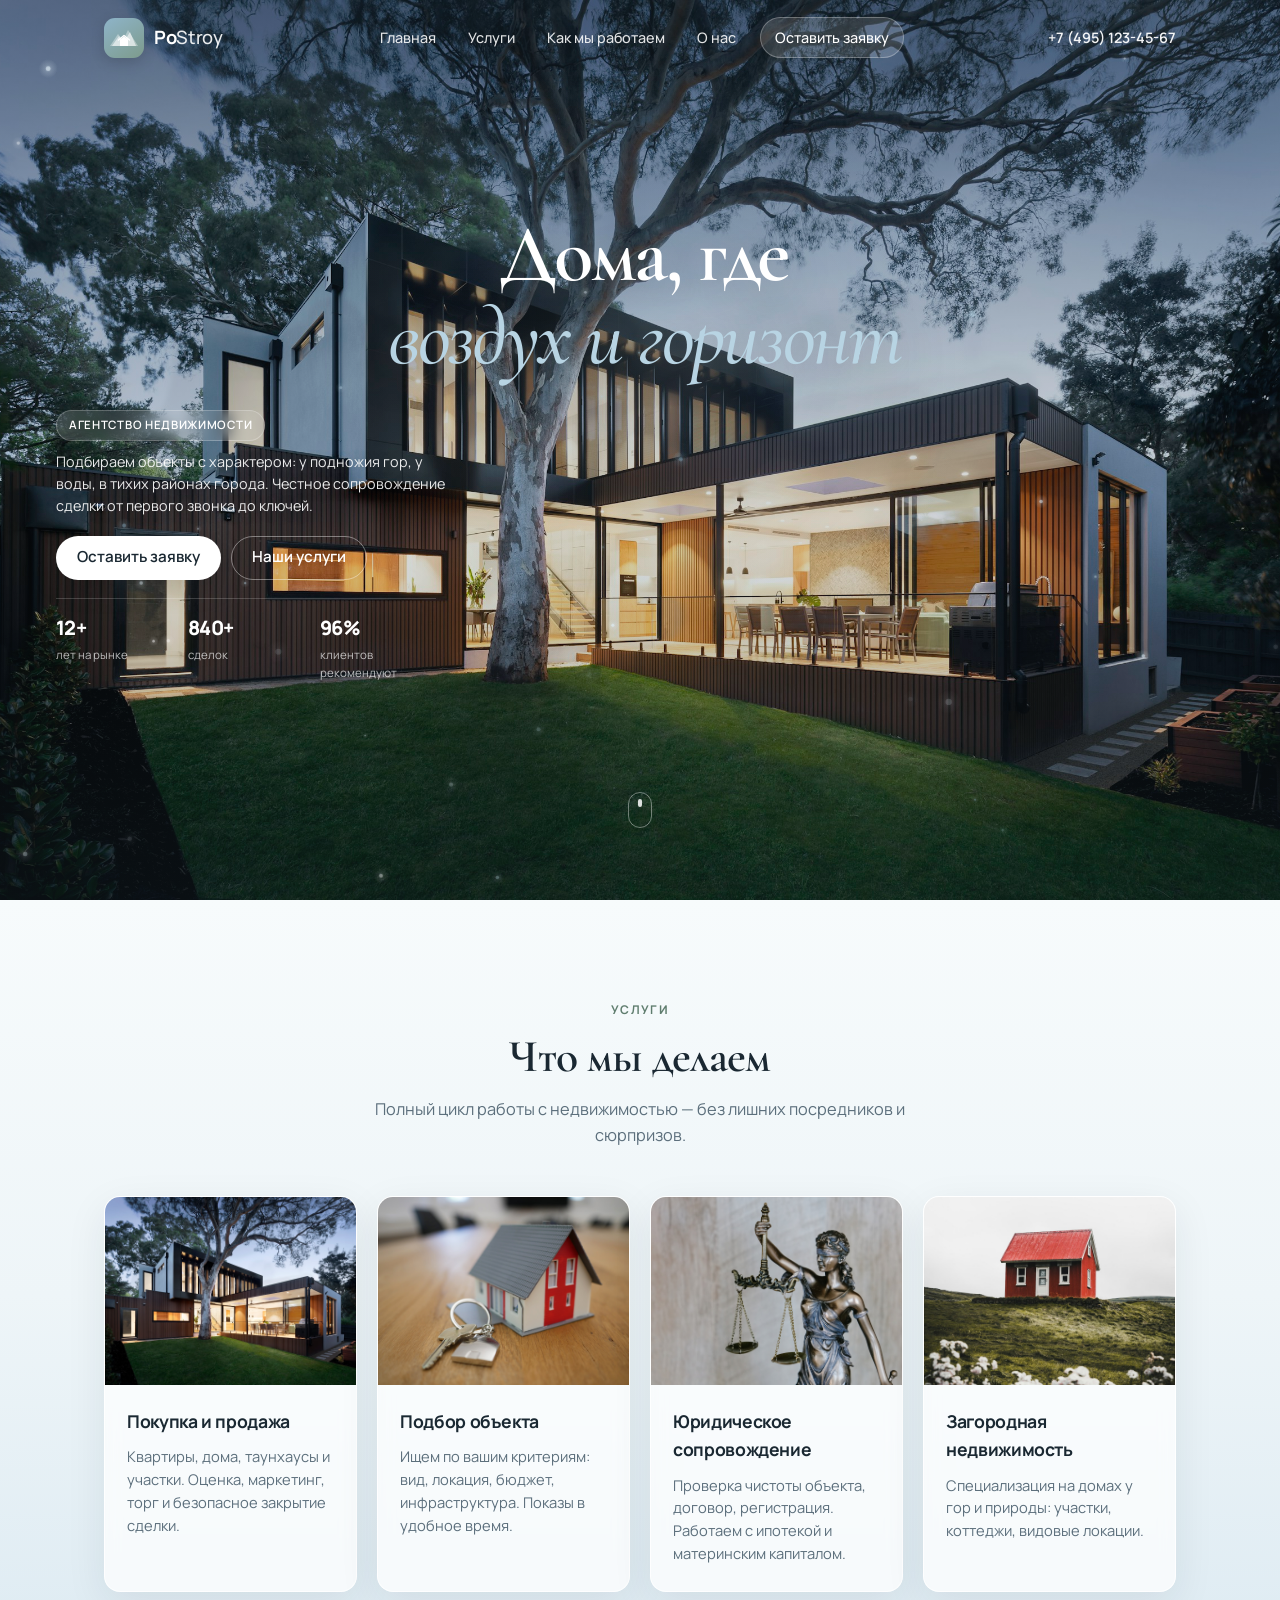
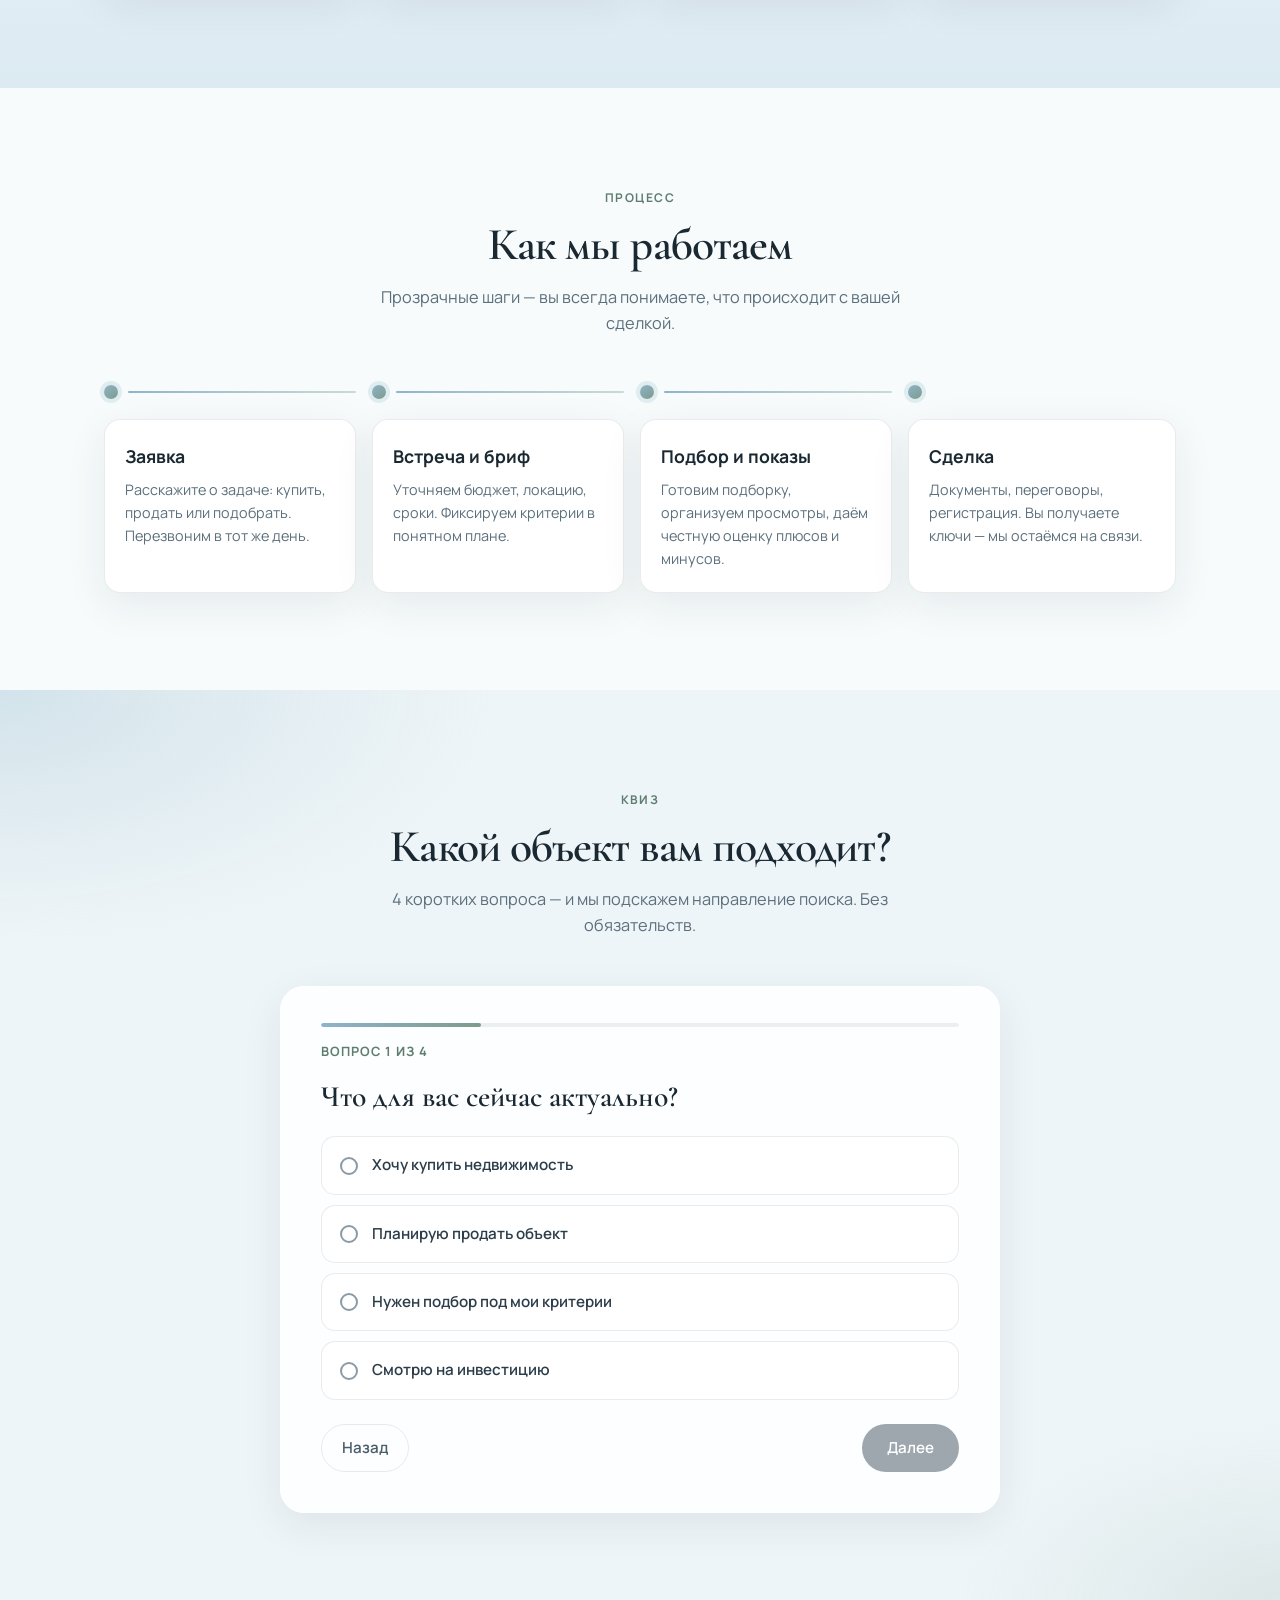
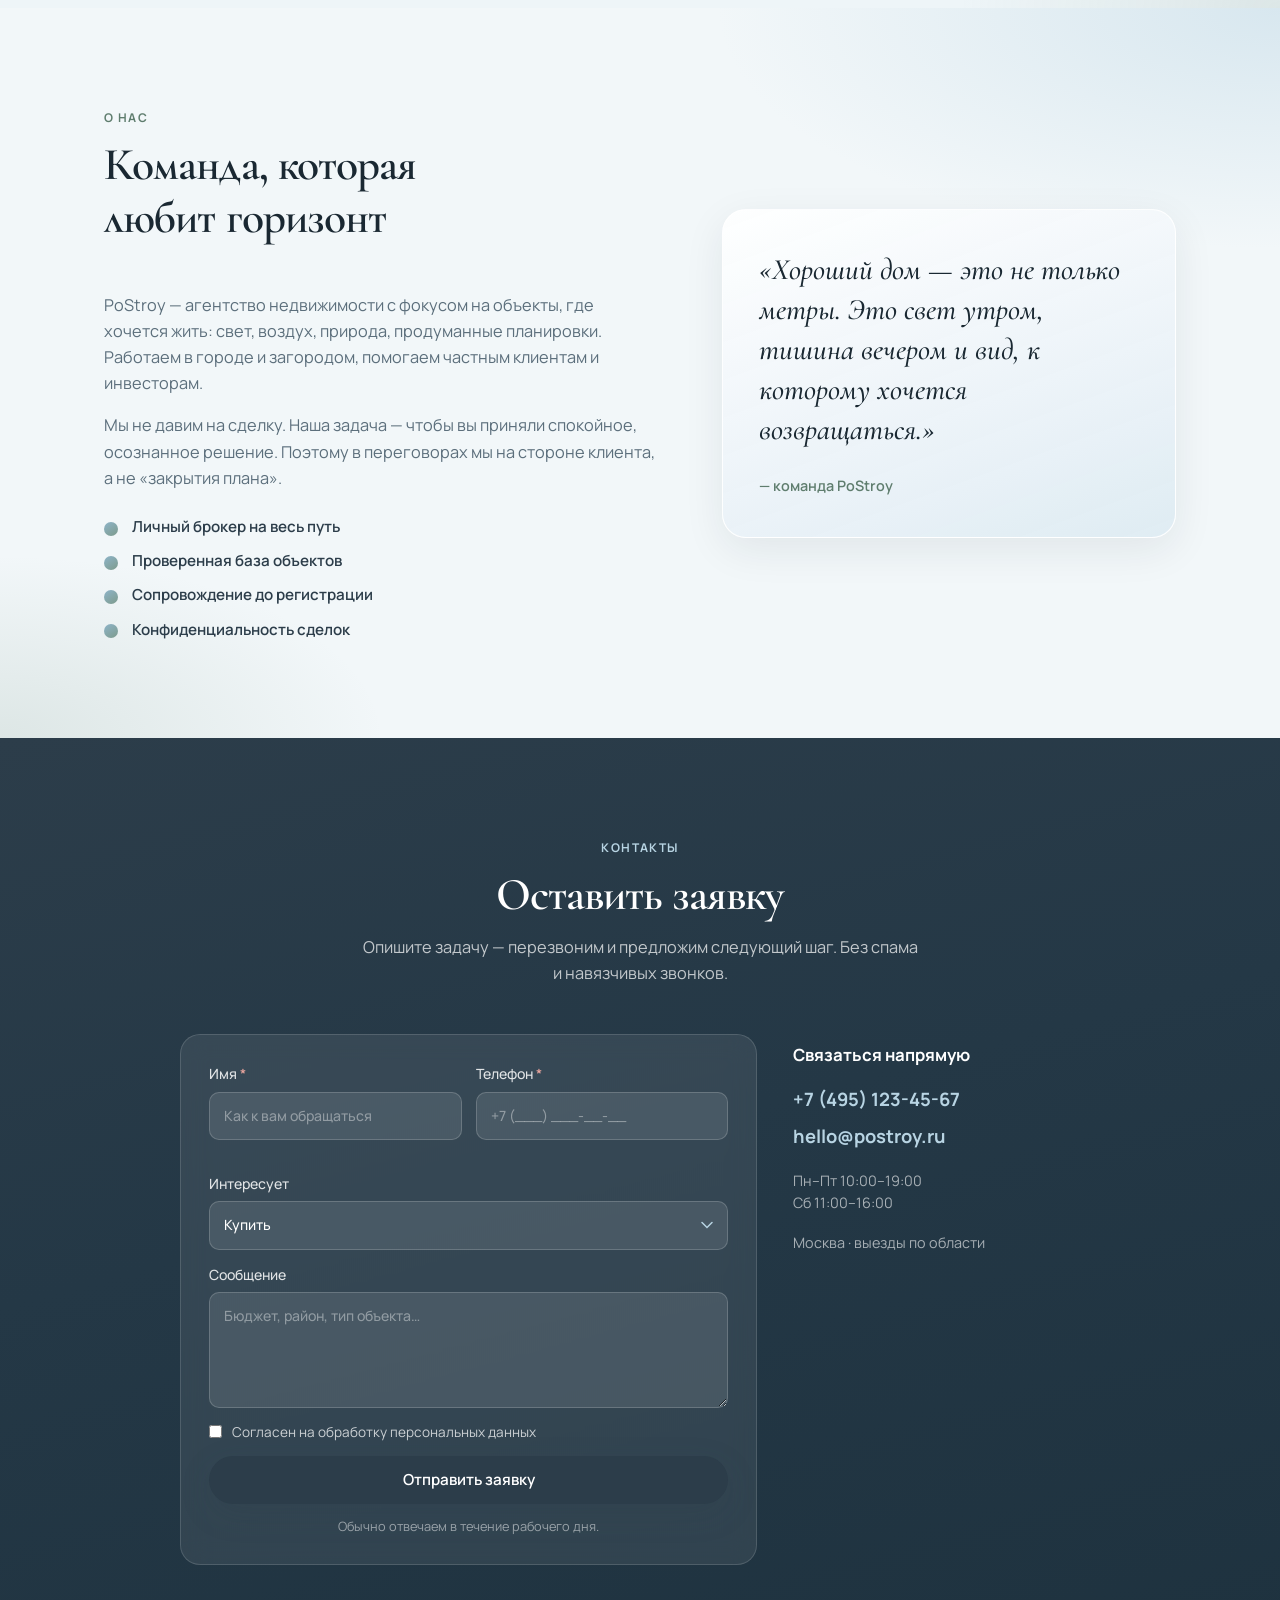
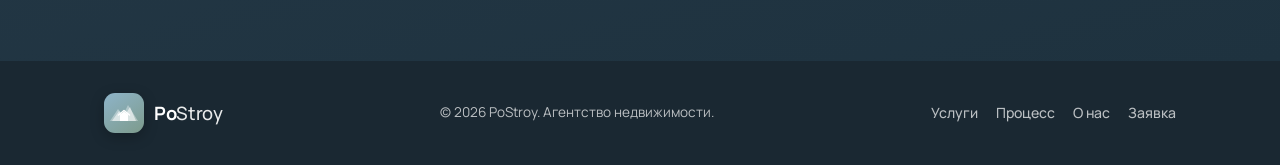
<file: index.html>
<!DOCTYPE html>
<html lang="ru">
<head>
  <meta charset="UTF-8" />
  <meta name="viewport" content="width=device-width, initial-scale=1.0" />
  <meta name="description" content="PoStroy — агентство недвижимости. Дома и участки с видом на горы. Подбор, сделки, сопровождение." />
  <meta name="yandex-verification" content="b8c599a93bfcfd47" />
  <meta name="google-site-verification" content="PF7h1yirZPrGafyZ9Ax1IsqjRzUM5Cg7AZl2C2wB0qY" />
  <title>PoStroy — Агентство недвижимости</title>
  <link rel="preconnect" href="https://fonts.googleapis.com" />
  <link rel="preconnect" href="https://fonts.gstatic.com" crossorigin />
  <link href="https://fonts.googleapis.com/css2?family=Manrope:wght@400;500;600;700;800&family=Cormorant+Garamond:wght@500;600;700&display=swap" rel="stylesheet" />
  <link rel="stylesheet" href="css/styles.css" />
</head>
<body>
  <!-- Transparent header -->
  <header class="header" id="header">
    <div class="container header__inner">
      <a href="#hero" class="logo" aria-label="PoStroy — на главную">
        <svg class="logo__svg" width="40" height="40" viewBox="0 0 40 40" fill="none" aria-hidden="true">
          <rect width="40" height="40" rx="11" class="logo__bg"/>
          <path class="logo__mountains" d="M6 28 L14 16 L19 22 L24 12 L34 28 Z" fill="currentColor" opacity="0.35"/>
          <path class="logo__mountains" d="M8 28 L15 18 L20 24 L26 14 L32 28 Z" fill="currentColor" opacity="0.55"/>
          <path class="logo__house" d="M16 28 V21.5 L20 18.5 L24 21.5 V28 H16 Z" fill="currentColor"/>
          <path class="logo__roof" d="M14.5 22 L20 17.5 L25.5 22" stroke="currentColor" stroke-width="1.4" stroke-linecap="round" stroke-linejoin="round" fill="none"/>
          <rect x="18.6" y="23.5" width="2.8" height="4.5" rx="0.4" fill="rgba(255,255,255,0.55)"/>
        </svg>
        <span class="logo__text">Po<span>Stroy</span></span>
      </a>
      <nav class="nav" id="nav" aria-label="Основная навигация">
        <a href="#hero" class="nav__link">Главная</a>
        <a href="#services" class="nav__link">Услуги</a>
        <a href="#process" class="nav__link">Как мы работаем</a>
        <a href="#about" class="nav__link">О нас</a>
        <a href="#request" class="nav__link nav__link--cta">Оставить заявку</a>
      </nav>
      <a href="tel:+74951234567" class="header__phone">+7 (495) 123-45-67</a>
      <button type="button" class="burger" id="burger" aria-label="Меню" aria-expanded="false">
        <span></span><span></span><span></span>
      </button>
    </div>
  </header>

  <div class="mobile-nav" id="mobileNav" hidden>
    <a href="#hero">Главная</a>
    <a href="#services">Услуги</a>
    <a href="#process">Как мы работаем</a>
    <a href="#about">О нас</a>
    <a href="#request" class="mobile-nav__cta">Оставить заявку</a>
  </div>

  <main>
    <!-- Hero / Главная -->
    <section class="hero" id="hero">
      <div class="hero__bg" style="background-image: url('fon.jpg')" role="img" aria-label="Современный дом в горах"></div>
      <div class="hero__overlay"></div>
      <div class="container hero__content">
        <h1 class="hero__title">Дома, где<br /><em>воздух и горизонт</em></h1>
        <p class="hero__badge">Агентство недвижимости</p>
        <p class="hero__sub">
          Подбираем объекты с характером: у подножия гор, у воды, в тихих районах города.
          Честное сопровождение сделки от первого звонка до ключей.
        </p>
        <div class="hero__actions">
          <a href="#request" class="btn btn--primary">Оставить заявку</a>
          <a href="#services" class="btn btn--ghost">Наши услуги</a>
        </div>
        <dl class="hero__stats">
          <div>
            <dt>12+</dt>
            <dd>лет на рынке</dd>
          </div>
          <div>
            <dt>840+</dt>
            <dd>сделок</dd>
          </div>
          <div>
            <dt>96%</dt>
            <dd>клиентов рекомендуют</dd>
          </div>
        </dl>
      </div>
      <a href="#services" class="hero__scroll" aria-label="К услугам">
        <span></span>
      </a>
    </section>

    <!-- Услуги -->
    <section class="section section--mist" id="services">
      <div class="container">
        <header class="section__head">
          <span class="section__label">Услуги</span>
          <h2 class="section__title">Что мы делаем</h2>
          <p class="section__desc">Полный цикл работы с недвижимостью — без лишних посредников и сюрпризов.</p>
        </header>
        <div class="cards">
          <article class="card card--photo">
            <div class="card__media">
              <img src="images/service-buy.jpg" alt="Современный дом — покупка и продажа" loading="lazy" width="600" height="400" />
            </div>
            <div class="card__body">
              <h3>Покупка и продажа</h3>
              <p>Квартиры, дома, таунхаусы и участки. Оценка, маркетинг, торг и безопасное закрытие сделки.</p>
            </div>
          </article>
          <article class="card card--photo">
            <div class="card__media">
              <img src="images/service-search.jpg" alt="Ключи от новой недвижимости" loading="lazy" width="600" height="400" />
            </div>
            <div class="card__body">
              <h3>Подбор объекта</h3>
              <p>Ищем по вашим критериям: вид, локация, бюджет, инфраструктура. Показы в удобное время.</p>
            </div>
          </article>
          <article class="card card--photo">
            <div class="card__media">
              <img src="images/service-legal.jpg" alt="Юридические документы по сделке" loading="lazy" width="600" height="400" />
            </div>
            <div class="card__body">
              <h3>Юридическое сопровождение</h3>
              <p>Проверка чистоты объекта, договор, регистрация. Работаем с ипотекой и материнским капиталом.</p>
            </div>
          </article>
          <article class="card card--photo">
            <div class="card__media">
              <img src="images/service-country.jpg" alt="Загородный дом у природы" loading="lazy" width="600" height="400" />
            </div>
            <div class="card__body">
              <h3>Загородная недвижимость</h3>
              <p>Специализация на домах у гор и природы: участки, коттеджи, видовые локации.</p>
            </div>
          </article>
        </div>
      </div>
    </section>

    <!-- Как мы работаем -->
    <section class="section" id="process">
      <div class="container">
        <header class="section__head">
          <span class="section__label">Процесс</span>
          <h2 class="section__title">Как мы работаем</h2>
          <p class="section__desc">Прозрачные шаги — вы всегда понимаете, что происходит с вашей сделкой.</p>
        </header>
        <ol class="steps">
          <li class="step">
            <div class="step__marker" aria-hidden="true">
              <span class="step__dot"></span>
              <span class="step__line"></span>
            </div>
            <div class="step__content">
              <h3>Заявка</h3>
              <p>Расскажите о задаче: купить, продать или подобрать. Перезвоним в тот же день.</p>
            </div>
          </li>
          <li class="step">
            <div class="step__marker" aria-hidden="true">
              <span class="step__dot"></span>
              <span class="step__line"></span>
            </div>
            <div class="step__content">
              <h3>Встреча и бриф</h3>
              <p>Уточняем бюджет, локацию, сроки. Фиксируем критерии в понятном плане.</p>
            </div>
          </li>
          <li class="step">
            <div class="step__marker" aria-hidden="true">
              <span class="step__dot"></span>
              <span class="step__line"></span>
            </div>
            <div class="step__content">
              <h3>Подбор и показы</h3>
              <p>Готовим подборку, организуем просмотры, даём честную оценку плюсов и минусов.</p>
            </div>
          </li>
          <li class="step">
            <div class="step__marker" aria-hidden="true">
              <span class="step__dot"></span>
            </div>
            <div class="step__content">
              <h3>Сделка</h3>
              <p>Документы, переговоры, регистрация. Вы получаете ключи — мы остаёмся на связи.</p>
            </div>
          </li>
        </ol>
      </div>
    </section>

    <!-- Квиз -->
    <section class="section section--quiz" id="quiz">
      <div class="container">
        <header class="section__head">
          <span class="section__label">Квиз</span>
          <h2 class="section__title">Какой объект вам подходит?</h2>
          <p class="section__desc">4 коротких вопроса — и мы подскажем направление поиска. Без обязательств.</p>
        </header>

        <div class="quiz" id="quizApp">
          <div class="quiz__progress" aria-hidden="true">
            <div class="quiz__progress-bar" id="quizProgress"></div>
          </div>
          <p class="quiz__step-label" id="quizStepLabel">Вопрос 1 из 4</p>

          <div class="quiz__panel" id="quizPanel">
            <!-- filled by JS -->
          </div>

          <div class="quiz__nav" id="quizNav">
            <button type="button" class="btn btn--quiz-ghost" id="quizBack" hidden>Назад</button>
            <button type="button" class="btn btn--primary" id="quizNext" disabled>Далее</button>
          </div>

          <div class="quiz__result" id="quizResult" hidden>
            <div class="quiz__result-card">
              <span class="quiz__result-badge">Ваш профиль</span>
              <h3 id="quizResultTitle"></h3>
              <p id="quizResultText"></p>
              <ul class="quiz__result-tags" id="quizResultTags"></ul>
              <div class="quiz__result-actions">
                <a href="#request" class="btn btn--primary" id="quizToForm">Получить подборку</a>
                <button type="button" class="btn btn--quiz-ghost" id="quizRestart">Пройти ещё раз</button>
              </div>
            </div>
          </div>
        </div>
      </div>
    </section>

    <!-- О нас -->
    <section class="section section--sky" id="about">
      <div class="container about">
        <div class="about__text">
          <header class="section__head section__head--left">
            <span class="section__label">О нас</span>
            <h2 class="section__title">Команда, которая<br />любит горизонт</h2>
          </header>
          <p>
            PoStroy — агентство недвижимости с фокусом на объекты, где хочется жить:
            свет, воздух, природа, продуманные планировки. Работаем в городе и загородом,
            помогаем частным клиентам и инвесторам.
          </p>
          <p>
            Мы не давим на сделку. Наша задача — чтобы вы приняли спокойное, осознанное решение.
            Поэтому в переговорах мы на стороне клиента, а не «закрытия плана».
          </p>
          <ul class="about__list">
            <li>Личный брокер на весь путь</li>
            <li>Проверенная база объектов</li>
            <li>Сопровождение до регистрации</li>
            <li>Конфиденциальность сделок</li>
          </ul>
        </div>
        <div class="about__panel">
          <blockquote>
            «Хороший дом — это не только метры. Это свет утром, тишина вечером и вид, к которому хочется возвращаться.»
          </blockquote>
          <cite>— команда PoStroy</cite>
        </div>
      </div>
    </section>

    <!-- Оставить заявку -->
    <section class="section section--request" id="request">
      <div class="container request">
        <header class="section__head">
          <span class="section__label">Контакты</span>
          <h2 class="section__title">Оставить заявку</h2>
          <p class="section__desc">Опишите задачу — перезвоним и предложим следующий шаг. Без спама и навязчивых звонков.</p>
        </header>
        <div class="request__grid">
          <form class="form" id="requestForm" novalidate>
            <div class="form__row">
              <label class="field">
                <span>Имя <em>*</em></span>
                <input type="text" name="name" id="name" placeholder="Как к вам обращаться" required autocomplete="name" />
                <small class="field__error" data-error="name"></small>
              </label>
              <label class="field">
                <span>Телефон <em>*</em></span>
                <input type="tel" name="phone" id="phone" placeholder="+7 (___) ___-__-__" required autocomplete="tel" />
                <small class="field__error" data-error="phone"></small>
              </label>
            </div>
            <label class="field">
              <span>Интересует</span>
              <select name="interest" id="interest">
                <option value="buy">Купить</option>
                <option value="sell">Продать</option>
                <option value="select">Подобрать объект</option>
                <option value="consult">Консультация</option>
              </select>
            </label>
            <label class="field">
              <span>Сообщение</span>
              <textarea name="message" id="message" rows="4" placeholder="Бюджет, район, тип объекта…"></textarea>
            </label>
            <label class="check">
              <input type="checkbox" name="agree" id="agree" required />
              <span>Согласен на обработку персональных данных</span>
            </label>
            <small class="field__error" data-error="agree"></small>
            <button type="submit" class="btn btn--primary btn--block" id="submitBtn">Отправить заявку</button>
            <p class="form__hint">Обычно отвечаем в течение рабочего дня.</p>
          </form>
          <aside class="request__info">
            <h3>Связаться напрямую</h3>
            <a href="tel:+74951234567" class="request__link">+7 (495) 123-45-67</a>
            <a href="mailto:hello@postroy.ru" class="request__link">hello@postroy.ru</a>
            <p class="request__meta">Пн–Пт 10:00–19:00<br />Сб 11:00–16:00</p>
            <p class="request__meta">Москва · выезды по области</p>
          </aside>
        </div>
        <div class="form-success" id="formSuccess" hidden>
          <h3>Заявка отправлена</h3>
          <p>Спасибо! Мы свяжемся с вами в ближайшее рабочее время.</p>
        </div>
      </div>
    </section>
  </main>

  <footer class="footer">
    <div class="container footer__inner">
      <a href="#hero" class="logo logo--footer" aria-label="PoStroy">
        <svg class="logo__svg" width="40" height="40" viewBox="0 0 40 40" fill="none" aria-hidden="true">
          <rect width="40" height="40" rx="11" class="logo__bg"/>
          <path class="logo__mountains" d="M6 28 L14 16 L19 22 L24 12 L34 28 Z" fill="currentColor" opacity="0.35"/>
          <path class="logo__mountains" d="M8 28 L15 18 L20 24 L26 14 L32 28 Z" fill="currentColor" opacity="0.55"/>
          <path class="logo__house" d="M16 28 V21.5 L20 18.5 L24 21.5 V28 H16 Z" fill="currentColor"/>
          <path class="logo__roof" d="M14.5 22 L20 17.5 L25.5 22" stroke="currentColor" stroke-width="1.4" stroke-linecap="round" stroke-linejoin="round" fill="none"/>
          <rect x="18.6" y="23.5" width="2.8" height="4.5" rx="0.4" fill="rgba(255,255,255,0.55)"/>
        </svg>
        <span class="logo__text">Po<span>Stroy</span></span>
      </a>
      <p class="footer__copy">© <span id="year"></span> PoStroy. Агентство недвижимости.</p>
      <nav class="footer__nav">
        <a href="#services">Услуги</a>
        <a href="#process">Процесс</a>
        <a href="#about">О нас</a>
        <a href="#request">Заявка</a>
      </nav>
    </div>
  </footer>

  <script src="js/main.js"></script>
  <script src="js/hero-fx.js"></script>
</body>
</html>
</file>
<file: css/styles.css>
/* PoStroy — mountain & air real estate landing */

:root {
  --sky: #dceaf2;
  --mist: #eef5f8;
  --cloud: #f7fbfc;
  --air: #f2f7f9;
  --stone: #4a5d6a;
  --mountain: #2c3d4a;
  --peak: #1a2832;
  --sage: #7d9b8c;
  --sage-deep: #5f7d6e;
  --glacier: #8eb4c9;
  --frost: #b8d4e3;
  --white: #ffffff;
  --text: #24333d;
  --muted: #5c6f7c;
  --soft: #8a9ba6;
  --border: rgba(44, 61, 74, 0.1);
  --shadow: 0 12px 40px rgba(26, 40, 50, 0.08);
  --radius: 16px;
  --radius-sm: 10px;
  --header-h: 76px;
  --font: "Manrope", system-ui, sans-serif;
  --display: "Cormorant Garamond", Georgia, serif;
  --container: 1120px;
  --ease: cubic-bezier(0.22, 1, 0.36, 1);
}

*,
*::before,
*::after {
  box-sizing: border-box;
  margin: 0;
  padding: 0;
}

html {
  scroll-behavior: smooth;
  scroll-padding-top: calc(var(--header-h) + 12px);
}

body {
  font-family: var(--font);
  color: var(--text);
  background: var(--cloud);
  line-height: 1.6;
  -webkit-font-smoothing: antialiased;
}

img {
  max-width: 100%;
  display: block;
}

a {
  color: inherit;
  text-decoration: none;
}

button,
input,
select,
textarea {
  font: inherit;
}

.container {
  width: 100%;
  max-width: var(--container);
  margin-inline: auto;
  padding-inline: 24px;
}

/* —— Header transparent —— */
.header {
  position: fixed;
  inset: 0 0 auto;
  z-index: 100;
  height: var(--header-h);
  transition: background 0.35s var(--ease), backdrop-filter 0.35s var(--ease),
    box-shadow 0.35s var(--ease), border-color 0.35s var(--ease);
  background: transparent;
  border-bottom: 1px solid transparent;
}

.header.is-scrolled {
  background: rgba(247, 251, 252, 0.72);
  backdrop-filter: blur(16px) saturate(1.2);
  -webkit-backdrop-filter: blur(16px) saturate(1.2);
  border-bottom-color: var(--border);
  box-shadow: 0 4px 24px rgba(26, 40, 50, 0.06);
}

.header__inner {
  display: flex;
  align-items: center;
  justify-content: space-between;
  height: 100%;
  gap: 20px;
}

.logo {
  display: inline-flex;
  align-items: center;
  gap: 10px;
  font-weight: 700;
  letter-spacing: -0.02em;
  z-index: 2;
}

.logo__svg {
  width: 40px;
  height: 40px;
  flex-shrink: 0;
  color: var(--white);
  background: linear-gradient(145deg, var(--glacier), var(--sage));
  border-radius: 11px;
  box-shadow: 0 4px 14px rgba(0, 0, 0, 0.15);
  transition: box-shadow 0.3s var(--ease);
}

.logo__svg .logo__bg {
  fill: transparent;
  stroke: none;
}

.logo__text {
  font-size: 1.15rem;
  color: var(--white);
  transition: color 0.3s var(--ease);
}

.logo__text span {
  font-weight: 500;
  opacity: 0.9;
}

.header.is-scrolled .logo__text,
.header.is-solid .logo__text {
  color: var(--mountain);
}

.header.is-scrolled .logo__svg,
.header.is-solid .logo__svg {
  box-shadow: 0 4px 14px rgba(126, 155, 140, 0.4);
  filter: none;
}

.nav {
  display: none;
  align-items: center;
  gap: 4px;
}

@media (min-width: 960px) {
  .nav {
    display: flex;
  }
  .burger {
    display: none !important;
  }
  .header__phone {
    display: inline-flex !important;
  }
}

.nav__link {
  padding: 8px 14px;
  font-size: 0.9rem;
  font-weight: 500;
  color: rgba(255, 255, 255, 0.88);
  border-radius: 999px;
  transition: color 0.25s, background 0.25s;
}

.nav__link:hover {
  color: var(--white);
  background: rgba(255, 255, 255, 0.1);
}

.nav__link--cta {
  margin-left: 6px;
  background: rgba(255, 255, 255, 0.14);
  border: 1px solid rgba(255, 255, 255, 0.28);
  color: var(--white);
}

.nav__link--cta:hover {
  background: rgba(255, 255, 255, 0.22);
}

.header.is-scrolled .nav__link,
.header.is-solid .nav__link {
  color: var(--stone);
}

.header.is-scrolled .nav__link:hover,
.header.is-solid .nav__link:hover {
  color: var(--mountain);
  background: rgba(142, 180, 201, 0.15);
}

.header.is-scrolled .nav__link--cta,
.header.is-solid .nav__link--cta {
  background: var(--mountain);
  border-color: transparent;
  color: var(--white);
}

.header.is-scrolled .nav__link--cta:hover,
.header.is-solid .nav__link--cta:hover {
  background: var(--peak);
  color: var(--white);
}

.header__phone {
  display: none;
  font-size: 0.9rem;
  font-weight: 600;
  color: rgba(255, 255, 255, 0.95);
  white-space: nowrap;
  transition: color 0.3s;
}

.header.is-scrolled .header__phone,
.header.is-solid .header__phone {
  color: var(--mountain);
}

.burger {
  width: 44px;
  height: 44px;
  border: 0;
  background: rgba(255, 255, 255, 0.12);
  border-radius: 12px;
  display: flex;
  flex-direction: column;
  align-items: center;
  justify-content: center;
  gap: 5px;
  cursor: pointer;
  z-index: 2;
}

.burger span {
  display: block;
  width: 18px;
  height: 2px;
  background: var(--white);
  border-radius: 2px;
  transition: 0.25s;
}

.header.is-scrolled .burger,
.header.is-solid .burger {
  background: rgba(44, 61, 74, 0.08);
}

.header.is-scrolled .burger span,
.header.is-solid .burger span {
  background: var(--mountain);
}

.mobile-nav {
  position: fixed;
  inset: var(--header-h) 0 0;
  z-index: 90;
  background: rgba(247, 251, 252, 0.96);
  backdrop-filter: blur(20px);
  padding: 24px;
  display: flex;
  flex-direction: column;
  gap: 8px;
}

.mobile-nav[hidden] {
  display: none;
}

.mobile-nav a {
  padding: 14px 16px;
  border-radius: 12px;
  font-weight: 600;
  color: var(--mountain);
  background: rgba(220, 234, 242, 0.5);
}

.mobile-nav__cta {
  margin-top: 8px;
  background: var(--mountain) !important;
  color: var(--white) !important;
  text-align: center;
}

/* —— Hero: ровно один экран, без скролла внутри первого экрана —— */
.hero {
  position: relative;
  height: 100vh;
  height: 100dvh;
  max-height: 100vh;
  max-height: 100dvh;
  min-height: 100vh;
  min-height: 100dvh;
  display: flex;
  flex-direction: column;
  align-items: stretch;
  justify-content: center;
  /* место под fixed header + низ с домом */
  padding: calc(var(--header-h) + 12px) 0 56px;
  color: var(--white);
  overflow: hidden;
  text-align: left;
  box-sizing: border-box;
}

.hero__bg {
  position: absolute;
  inset: 0;
  z-index: 0;
  background-size: cover;
  background-position: center center;
  background-repeat: no-repeat;
}

.hero__overlay {
  position: absolute;
  inset: 0;
  z-index: 1;
  background:
    linear-gradient(
      180deg,
      rgba(26, 40, 50, 0.48) 0%,
      rgba(26, 40, 50, 0.26) 38%,
      rgba(26, 40, 50, 0.16) 58%,
      rgba(26, 40, 50, 0.38) 100%
    );
}

/* hero: остальной текст слева, заголовок по центру + анимация «с воздуха» */
.hero__content {
  position: relative;
  z-index: 2;
  display: flex;
  flex-direction: column;
  align-items: flex-start;
  justify-content: center;
  flex: 1 1 auto;
  max-width: none;
  width: 100%;
  margin: 0;
  text-align: left;
  /* ещё левее */
  padding: 0 16px 0 20px;
  min-height: 0;
}

@media (min-width: 768px) {
  .hero__content {
    padding: 0 32px 0 40px;
  }
}

@media (min-width: 1200px) {
  .hero__content {
    padding: 0 48px 0 56px;
  }
}

/* бейдж — сразу над описанием слева */
.hero__badge {
  display: inline-block;
  padding: 5px 12px;
  border-radius: 999px;
  font-size: 0.72rem;
  font-weight: 600;
  letter-spacing: 0.06em;
  text-transform: uppercase;
  background: rgba(255, 255, 255, 0.12);
  border: 1px solid rgba(255, 255, 255, 0.22);
  backdrop-filter: blur(8px);
  margin: 0 0 10px;
  align-self: flex-start;
}

/* заголовок — крупный, по центру; анимация только opacity+transform (без blur — не лагает) */
.hero__title {
  display: block;
  width: 100%;
  max-width: none;
  font-family: var(--display);
  font-size: clamp(3.2rem, 9vh, 7.2rem);
  font-weight: 600;
  line-height: 1.02;
  letter-spacing: -0.03em;
  margin: 0 0 clamp(20px, 3.5vh, 36px);
  text-align: center;
  align-self: center;
  text-shadow:
    0 2px 20px rgba(255, 255, 255, 0.12),
    0 8px 48px rgba(0, 0, 0, 0.4);
  opacity: 0;
  transform: translate3d(0, -28px, 0);
  animation: titleFromAir 2.4s cubic-bezier(0.25, 0.1, 0.25, 1) 0.1s forwards;
}

.hero__title em {
  font-style: italic;
  font-weight: 500;
  color: var(--frost);
  display: inline-block;
  opacity: 0;
  transform: translate3d(0, -18px, 0);
  animation: titleFromAir 2.2s cubic-bezier(0.25, 0.1, 0.25, 1) 0.4s forwards;
}

@keyframes titleFromAir {
  from {
    opacity: 0;
    transform: translate3d(0, -28px, 0);
  }
  to {
    opacity: 1;
    transform: translate3d(0, 0, 0);
  }
}

@media (prefers-reduced-motion: reduce) {
  .hero__title,
  .hero__title em {
    animation: none;
    opacity: 1;
    transform: none;
  }
}

.hero__sub {
  display: block;
  font-size: clamp(0.9rem, 1.6vh, 1.05rem);
  line-height: 1.55;
  color: rgba(255, 255, 255, 0.9);
  max-width: 28em;
  margin: 0 0 clamp(14px, 2vh, 24px);
  text-align: left;
  align-self: flex-start;
  text-shadow: 0 2px 16px rgba(0, 0, 0, 0.25);
}

.hero__actions {
  display: flex;
  flex-direction: row;
  flex-wrap: wrap;
  justify-content: flex-start;
  align-items: center;
  gap: 10px;
  margin-bottom: clamp(12px, 2vh, 24px);
  align-self: flex-start;
}

.hero__actions .btn {
  min-height: 44px;
  padding: 0 20px;
}

.hero__stats {
  display: grid;
  grid-template-columns: repeat(3, minmax(0, 1fr));
  gap: 8px 16px;
  max-width: 380px;
  width: 100%;
  margin: 0;
  padding-top: clamp(10px, 1.5vh, 18px);
  border-top: 1px solid rgba(255, 255, 255, 0.18);
  text-align: left;
  align-self: flex-start;
}

.hero__stats dt {
  font-size: clamp(1.2rem, 2.2vh, 1.5rem);
  font-weight: 800;
  letter-spacing: -0.03em;
}

.hero__stats dd {
  font-size: 0.72rem;
  color: rgba(255, 255, 255, 0.7);
  margin-top: 2px;
}

.hero__scroll {
  position: absolute;
  bottom: 16px;
  left: 50%;
  transform: translateX(-50%);
  width: 24px;
  height: 36px;
  border: 1.5px solid rgba(255, 255, 255, 0.4);
  border-radius: 999px;
  display: grid;
  place-items: start center;
  padding-top: 6px;
  z-index: 2;
}

.hero__scroll span {
  width: 4px;
  height: 8px;
  border-radius: 4px;
  background: rgba(255, 255, 255, 0.85);
  animation: scrollPulse 1.6s var(--ease) infinite;
}

@keyframes scrollPulse {
  0% { opacity: 1; transform: translateY(0); }
  100% { opacity: 0; transform: translateY(12px); }
}

/* —— Buttons —— */
.btn {
  display: inline-flex;
  align-items: center;
  justify-content: center;
  gap: 8px;
  min-height: 48px;
  padding: 0 24px;
  border-radius: 999px;
  font-size: 0.95rem;
  font-weight: 600;
  border: 1.5px solid transparent;
  cursor: pointer;
  transition: transform 0.2s, background 0.25s, border-color 0.25s, box-shadow 0.25s;
}

.btn:active {
  transform: scale(0.98);
}

.btn--primary {
  background: var(--white);
  color: var(--peak);
  box-shadow: 0 8px 28px rgba(0, 0, 0, 0.15);
}

.btn--primary:hover {
  background: var(--mist);
  box-shadow: 0 10px 32px rgba(0, 0, 0, 0.18);
}

.btn--ghost {
  background: transparent;
  color: var(--white);
  border-color: rgba(255, 255, 255, 0.4);
}

.btn--ghost:hover {
  background: rgba(255, 255, 255, 0.1);
  border-color: rgba(255, 255, 255, 0.7);
}

.btn--block {
  width: 100%;
}

.section--request .btn--primary {
  background: var(--mountain);
  color: var(--white);
  box-shadow: 0 10px 30px rgba(44, 61, 74, 0.2);
}

.section--request .btn--primary:hover {
  background: var(--peak);
}

/* —— Sections —— */
.section {
  padding: 96px 0;
}

.section--mist {
  background: linear-gradient(180deg, var(--cloud) 0%, var(--mist) 50%, var(--sky) 100%);
}

.section--sky {
  background:
    radial-gradient(ellipse 80% 60% at 100% 0%, rgba(184, 212, 227, 0.45), transparent 55%),
    radial-gradient(ellipse 60% 50% at 0% 100%, rgba(125, 155, 140, 0.18), transparent 50%),
    var(--air);
}

.section--request {
  background: linear-gradient(165deg, var(--mountain) 0%, #243846 45%, #1e323f 100%);
  color: var(--white);
}

.section__head {
  text-align: center;
  max-width: 560px;
  margin: 0 auto 48px;
}

.section__head--left {
  text-align: left;
  margin-left: 0;
  margin-right: 0;
  max-width: none;
}

.section__label {
  display: inline-block;
  font-size: 0.75rem;
  font-weight: 700;
  letter-spacing: 0.12em;
  text-transform: uppercase;
  color: var(--sage-deep);
  margin-bottom: 12px;
}

.section--request .section__label {
  color: var(--frost);
}

.section__title {
  font-family: var(--display);
  font-size: clamp(2rem, 4vw, 2.85rem);
  font-weight: 600;
  line-height: 1.15;
  color: var(--peak);
  letter-spacing: -0.02em;
}

.section--request .section__title {
  color: var(--white);
}

.section__desc {
  margin-top: 12px;
  color: var(--muted);
  font-size: 1.02rem;
}

.section--request .section__desc {
  color: rgba(255, 255, 255, 0.72);
}

/* —— Cards —— */
.cards {
  display: grid;
  gap: 20px;
  grid-template-columns: 1fr;
}

@media (min-width: 640px) {
  .cards {
    grid-template-columns: repeat(2, 1fr);
  }
}

@media (min-width: 1000px) {
  .cards {
    grid-template-columns: repeat(4, 1fr);
  }
}

.card {
  background: rgba(255, 255, 255, 0.72);
  border: 1px solid rgba(255, 255, 255, 0.8);
  border-radius: var(--radius);
  padding: 28px 24px;
  box-shadow: var(--shadow);
  backdrop-filter: blur(8px);
  transition: transform 0.3s var(--ease), box-shadow 0.3s var(--ease);
  overflow: hidden;
}

.card:hover {
  transform: translateY(-4px);
  box-shadow: 0 18px 48px rgba(26, 40, 50, 0.12);
}

.card--photo {
  padding: 0;
  display: flex;
  flex-direction: column;
}

.card__media {
  position: relative;
  aspect-ratio: 4 / 3;
  overflow: hidden;
  background: var(--sky);
}

.card__media img {
  width: 100%;
  height: 100%;
  object-fit: cover;
  transition: transform 0.55s var(--ease);
}

.card--photo:hover .card__media img {
  transform: scale(1.05);
}

.card__body {
  padding: 22px 22px 26px;
}

.card__icon {
  width: 52px;
  height: 52px;
  border-radius: 14px;
  display: grid;
  place-items: center;
  background: linear-gradient(145deg, rgba(142, 180, 201, 0.35), rgba(125, 155, 140, 0.25));
  color: var(--mountain);
  margin-bottom: 18px;
}

.card h3 {
  font-size: 1.1rem;
  font-weight: 700;
  color: var(--peak);
  margin-bottom: 10px;
  letter-spacing: -0.02em;
}

.card p {
  font-size: 0.92rem;
  color: var(--muted);
  line-height: 1.55;
}

/* —— Steps (line timeline, no numbers) —— */
.steps {
  list-style: none;
  display: grid;
  gap: 0;
  position: relative;
}

@media (min-width: 800px) {
  .steps {
    grid-template-columns: repeat(4, 1fr);
    gap: 0;
    align-items: stretch;
  }
}

.step {
  position: relative;
  padding: 0 0 32px 0;
  display: flex;
  flex-direction: column;
  gap: 0;
  background: transparent;
  border: none;
  box-shadow: none;
  height: 100%;
}

@media (min-width: 800px) {
  .step {
    padding: 0 16px 0 0;
    height: auto;
    display: flex;
    flex-direction: column;
  }
  .step:last-child {
    padding-right: 0;
  }
}

.step__marker {
  display: flex;
  flex-direction: row;
  align-items: center;
  gap: 0;
  margin-bottom: 18px;
  min-height: 18px;
}

@media (min-width: 800px) {
  .step__marker {
    width: 100%;
  }
}

/* vertical connector on mobile */
@media (max-width: 799px) {
  .step {
    flex-direction: row;
    gap: 18px;
    padding: 0 0 28px 0;
  }
  .step:last-child {
    padding-bottom: 0;
  }
  .step__marker {
    flex-direction: column;
    align-items: center;
    margin-bottom: 0;
    min-height: 100%;
    width: 18px;
    flex-shrink: 0;
  }
  .step__line {
    width: 2px !important;
    flex: 1 1 auto;
    min-height: 40px;
    height: auto !important;
    margin: 0 !important;
  }
  .step__content {
    padding-top: 0;
    flex: 1;
  }
}

.step__dot {
  width: 14px;
  height: 14px;
  border-radius: 50%;
  background: linear-gradient(145deg, var(--glacier), var(--sage));
  box-shadow: 0 0 0 4px rgba(142, 180, 201, 0.22);
  flex-shrink: 0;
  z-index: 1;
}

.step__line {
  display: block;
  height: 2px;
  flex: 1 1 auto;
  margin-left: 0;
  background: linear-gradient(90deg, var(--glacier), rgba(125, 155, 140, 0.35));
  border-radius: 2px;
  min-width: 24px;
}

@media (min-width: 800px) {
  .step__line {
    margin-left: 10px;
    width: calc(100% - 24px);
    flex: none;
  }
  .step:last-child .step__line {
    display: none;
  }
}

.step__content {
  padding: 22px 20px;
  border-radius: var(--radius);
  background: var(--white);
  border: 1px solid var(--border);
  box-shadow: var(--shadow);
  flex: 1 1 auto;
  display: flex;
  flex-direction: column;
  min-height: 100%;
}

@media (min-width: 800px) {
  .step__content {
    /* equal card heights in the row */
    flex: 1 1 auto;
    min-height: 168px;
    height: 100%;
  }

  .steps {
    /* make step children stretch so content cards equalize */
    display: grid;
    align-items: stretch;
  }

  .step {
    display: grid;
    grid-template-rows: auto 1fr;
    height: 100%;
  }
}

.step h3 {
  font-size: 1.1rem;
  font-weight: 700;
  color: var(--peak);
  margin-bottom: 8px;
}

.step p {
  font-size: 0.9rem;
  color: var(--muted);
  flex: 1 1 auto;
}

/* —— Quiz —— */
.section--quiz {
  background:
    radial-gradient(ellipse 70% 50% at 0% 0%, rgba(142, 180, 201, 0.28), transparent 55%),
    radial-gradient(ellipse 50% 40% at 100% 100%, rgba(125, 155, 140, 0.16), transparent 50%),
    var(--mist);
}

.quiz {
  max-width: 720px;
  margin: 0 auto;
  background: rgba(255, 255, 255, 0.88);
  border: 1px solid rgba(255, 255, 255, 0.95);
  border-radius: 24px;
  padding: 28px 24px 32px;
  box-shadow: var(--shadow);
  backdrop-filter: blur(10px);
}

@media (min-width: 640px) {
  .quiz {
    padding: 36px 40px 40px;
  }
}

.quiz__progress {
  height: 4px;
  border-radius: 4px;
  background: rgba(44, 61, 74, 0.08);
  overflow: hidden;
  margin-bottom: 14px;
}

.quiz__progress-bar {
  height: 100%;
  width: 25%;
  border-radius: 4px;
  background: linear-gradient(90deg, var(--glacier), var(--sage));
  transition: width 0.4s var(--ease);
}

.quiz__step-label {
  font-size: 0.8rem;
  font-weight: 700;
  letter-spacing: 0.08em;
  text-transform: uppercase;
  color: var(--sage-deep);
  margin-bottom: 18px;
}

.quiz__question {
  font-family: var(--display);
  font-size: clamp(1.45rem, 3vw, 1.85rem);
  font-weight: 600;
  color: var(--peak);
  line-height: 1.25;
  margin-bottom: 20px;
}

.quiz__options {
  display: grid;
  gap: 10px;
}

.quiz__option {
  display: flex;
  align-items: center;
  gap: 14px;
  width: 100%;
  text-align: left;
  padding: 16px 18px;
  border-radius: 14px;
  border: 1.5px solid var(--border);
  background: var(--white);
  color: var(--mountain);
  font-weight: 600;
  font-size: 0.95rem;
  cursor: pointer;
  transition: border-color 0.2s, background 0.2s, box-shadow 0.2s, transform 0.15s;
}

.quiz__option:hover {
  border-color: rgba(142, 180, 201, 0.65);
  background: rgba(220, 234, 242, 0.45);
}

.quiz__option.is-selected {
  border-color: var(--sage);
  background: linear-gradient(135deg, rgba(142, 180, 201, 0.22), rgba(125, 155, 140, 0.15));
  box-shadow: 0 6px 20px rgba(95, 125, 110, 0.12);
}

.quiz__option-radio {
  width: 18px;
  height: 18px;
  border-radius: 50%;
  border: 2px solid var(--soft);
  flex-shrink: 0;
  position: relative;
  transition: border-color 0.2s;
}

.quiz__option.is-selected .quiz__option-radio {
  border-color: var(--sage-deep);
}

.quiz__option.is-selected .quiz__option-radio::after {
  content: "";
  position: absolute;
  inset: 3px;
  border-radius: 50%;
  background: linear-gradient(145deg, var(--glacier), var(--sage));
}

.quiz__nav {
  display: flex;
  justify-content: space-between;
  align-items: center;
  gap: 12px;
  margin-top: 24px;
}

.quiz__nav .btn--primary {
  background: var(--mountain);
  color: var(--white);
  box-shadow: 0 8px 24px rgba(44, 61, 74, 0.18);
  margin-left: auto;
}

.quiz__nav .btn--primary:hover:not(:disabled) {
  background: var(--peak);
}

.quiz__nav .btn--primary:disabled {
  opacity: 0.45;
  cursor: not-allowed;
  box-shadow: none;
}

.btn--quiz-ghost {
  background: transparent;
  color: var(--stone);
  border: 1.5px solid var(--border);
  min-height: 48px;
  padding: 0 20px;
  border-radius: 999px;
  font-weight: 600;
  cursor: pointer;
  transition: background 0.2s, border-color 0.2s;
}

.btn--quiz-ghost:hover {
  background: rgba(220, 234, 242, 0.5);
  border-color: rgba(142, 180, 201, 0.5);
}

.quiz__result[hidden],
.quiz__nav[hidden] {
  display: none;
}

.quiz__result-card {
  text-align: center;
  padding: 8px 4px 4px;
}

.quiz__result-badge {
  display: inline-block;
  padding: 6px 12px;
  border-radius: 999px;
  font-size: 0.72rem;
  font-weight: 700;
  letter-spacing: 0.1em;
  text-transform: uppercase;
  color: var(--sage-deep);
  background: rgba(125, 155, 140, 0.15);
  margin-bottom: 14px;
}

.quiz__result-card h3 {
  font-family: var(--display);
  font-size: clamp(1.6rem, 3vw, 2rem);
  font-weight: 600;
  color: var(--peak);
  margin-bottom: 12px;
  line-height: 1.2;
}

.quiz__result-card > p {
  color: var(--muted);
  font-size: 1rem;
  max-width: 36em;
  margin: 0 auto 20px;
  line-height: 1.55;
}

.quiz__result-tags {
  list-style: none;
  display: flex;
  flex-wrap: wrap;
  justify-content: center;
  gap: 8px;
  margin-bottom: 28px;
}

.quiz__result-tags li {
  padding: 8px 14px;
  border-radius: 999px;
  font-size: 0.85rem;
  font-weight: 600;
  color: var(--mountain);
  background: rgba(220, 234, 242, 0.7);
  border: 1px solid rgba(142, 180, 201, 0.35);
}

.quiz__result-actions {
  display: flex;
  flex-wrap: wrap;
  justify-content: center;
  gap: 10px;
}

.quiz__result-actions .btn--primary {
  background: var(--mountain);
  color: var(--white);
  box-shadow: 0 8px 24px rgba(44, 61, 74, 0.18);
}

.quiz__result-actions .btn--primary:hover {
  background: var(--peak);
}

/* —— About —— */
.about {
  display: grid;
  gap: 40px;
  align-items: center;
}

@media (min-width: 900px) {
  .about {
    grid-template-columns: 1.1fr 0.9fr;
    gap: 64px;
  }
}

.about__text p {
  color: var(--muted);
  margin-bottom: 16px;
  font-size: 1.02rem;
}

.about__list {
  list-style: none;
  margin-top: 24px;
  display: grid;
  gap: 10px;
}

.about__list li {
  position: relative;
  padding-left: 28px;
  font-weight: 600;
  color: var(--mountain);
  font-size: 0.95rem;
}

.about__list li::before {
  content: "";
  position: absolute;
  left: 0;
  top: 0.45em;
  width: 14px;
  height: 14px;
  border-radius: 50%;
  background: linear-gradient(145deg, var(--glacier), var(--sage));
}

.about__panel {
  background: linear-gradient(160deg, rgba(255, 255, 255, 0.9), rgba(220, 234, 242, 0.85));
  border: 1px solid rgba(255, 255, 255, 0.9);
  border-radius: 24px;
  padding: 40px 36px;
  box-shadow: var(--shadow);
  min-height: 280px;
  display: flex;
  flex-direction: column;
  justify-content: center;
}

.about__panel blockquote {
  font-family: var(--display);
  font-size: clamp(1.4rem, 2.5vw, 1.85rem);
  font-weight: 500;
  font-style: italic;
  line-height: 1.35;
  color: var(--peak);
}

.about__panel cite {
  display: block;
  margin-top: 24px;
  font-size: 0.9rem;
  font-style: normal;
  font-weight: 600;
  color: var(--sage-deep);
}

/* —— Request / Form —— */
.request__grid {
  display: grid;
  gap: 32px;
  max-width: 920px;
  margin: 0 auto;
}

@media (min-width: 860px) {
  .request__grid {
    grid-template-columns: 1.3fr 0.7fr;
    align-items: start;
  }
}

.form {
  background: rgba(255, 255, 255, 0.08);
  border: 1px solid rgba(255, 255, 255, 0.14);
  border-radius: 20px;
  padding: 28px;
  backdrop-filter: blur(12px);
}

.form__row {
  display: grid;
  gap: 14px;
}

@media (min-width: 560px) {
  .form__row {
    grid-template-columns: 1fr 1fr;
  }
}

.field {
  display: flex;
  flex-direction: column;
  gap: 6px;
  margin-bottom: 14px;
  font-size: 0.88rem;
  font-weight: 500;
  color: rgba(255, 255, 255, 0.85);
}

.field em {
  color: #f0a8a0;
  font-style: normal;
}

.field input,
.field select,
.field textarea {
  width: 100%;
  min-height: 48px;
  border-radius: var(--radius-sm);
  border: 1px solid rgba(255, 255, 255, 0.18);
  background: rgba(255, 255, 255, 0.1);
  color: var(--white);
  padding: 12px 14px;
  outline: none;
  transition: border-color 0.2s, background 0.2s;
}

.field select {
  appearance: none;
  background-image: url("data:image/svg+xml,%3Csvg xmlns='http://www.w3.org/2000/svg' width='12' height='8' fill='none'%3E%3Cpath d='M1 1.5 6 6.5 11 1.5' stroke='%23b8d4e3' stroke-width='1.5' stroke-linecap='round'/%3E%3C/svg%3E");
  background-repeat: no-repeat;
  background-position: right 14px center;
  padding-right: 36px;
}

.field select option {
  color: var(--peak);
  background: var(--white);
}

.field textarea {
  min-height: 110px;
  resize: vertical;
}

.field input::placeholder,
.field textarea::placeholder {
  color: rgba(255, 255, 255, 0.4);
}

.field input:focus,
.field select:focus,
.field textarea:focus {
  border-color: var(--frost);
  background: rgba(255, 255, 255, 0.14);
}

.field__error {
  color: #f5b5ad;
  font-size: 0.78rem;
  min-height: 1em;
}

.check {
  display: flex;
  align-items: flex-start;
  gap: 10px;
  font-size: 0.85rem;
  color: rgba(255, 255, 255, 0.75);
  margin: 4px 0 12px;
  cursor: pointer;
}

.check input {
  margin-top: 3px;
  accent-color: var(--glacier);
}

.form__hint {
  margin-top: 12px;
  text-align: center;
  font-size: 0.8rem;
  color: rgba(255, 255, 255, 0.5);
}

.request__info {
  padding: 8px 4px;
}

.request__info h3 {
  font-size: 1.05rem;
  font-weight: 700;
  margin-bottom: 16px;
}

.request__link {
  display: block;
  font-size: 1.15rem;
  font-weight: 700;
  margin-bottom: 8px;
  color: var(--frost);
  transition: color 0.2s;
}

.request__link:hover {
  color: var(--white);
}

.request__meta {
  margin-top: 18px;
  font-size: 0.9rem;
  color: rgba(255, 255, 255, 0.6);
  line-height: 1.55;
}

.form-success {
  max-width: 520px;
  margin: 32px auto 0;
  text-align: center;
  padding: 32px;
  border-radius: 20px;
  background: rgba(125, 155, 140, 0.2);
  border: 1px solid rgba(184, 212, 227, 0.35);
}

.form-success h3 {
  font-family: var(--display);
  font-size: 1.8rem;
  margin-bottom: 8px;
}

.form-success[hidden] {
  display: none;
}

/* —— Footer —— */
.footer {
  background: var(--peak);
  color: rgba(255, 255, 255, 0.7);
  padding: 32px 0;
}

.footer__inner {
  display: flex;
  flex-direction: column;
  gap: 16px;
  align-items: flex-start;
}

@media (min-width: 720px) {
  .footer__inner {
    flex-direction: row;
    align-items: center;
    justify-content: space-between;
  }
}

.logo--footer .logo__text {
  color: var(--white);
}

.logo--footer .logo__svg {
  box-shadow: 0 4px 14px rgba(0, 0, 0, 0.25);
}

.footer__copy {
  font-size: 0.85rem;
}

.footer__nav {
  display: flex;
  flex-wrap: wrap;
  gap: 8px 18px;
  font-size: 0.88rem;
  font-weight: 500;
}

.footer__nav a:hover {
  color: var(--frost);
}

/* —— Scroll reveal —— */
.reveal {
  opacity: 0;
  transform: translate3d(0, 32px, 0);
  transition:
    opacity 0.75s var(--ease),
    transform 0.75s var(--ease);
  will-change: opacity, transform;
}

.reveal--left {
  transform: translate3d(-28px, 16px, 0);
}

.reveal--right {
  transform: translate3d(28px, 16px, 0);
}

.reveal--scale {
  transform: translate3d(0, 20px, 0) scale(0.97);
}

.reveal.is-visible {
  opacity: 1;
  transform: translate3d(0, 0, 0) scale(1);
}

.reveal-d1 { transition-delay: 0.08s; }
.reveal-d2 { transition-delay: 0.16s; }
.reveal-d3 { transition-delay: 0.24s; }
.reveal-d4 { transition-delay: 0.32s; }
.reveal-d5 { transition-delay: 0.4s; }

/* —— Motion reduce —— */
@media (prefers-reduced-motion: reduce) {
  html {
    scroll-behavior: auto;
  }
  .hero__scroll span {
    animation: none;
  }
  .card {
    transition: none;
  }
  .reveal,
  .reveal--left,
  .reveal--right,
  .reveal--scale {
    opacity: 1;
    transform: none;
    transition: none;
  }
}

/* —— Hero atmosphere (floating light motes) —— */
/* Stack: bg(0) → overlay(1) → fx(2) → content(3) */
.hero .hero-fx {
  position: absolute;
  inset: 0;
  z-index: 2;
  width: 100%;
  height: 100%;
  pointer-events: none;
  touch-action: pan-y;
}

.hero__content,
.hero__scroll {
  position: relative;
  z-index: 3;
}

/* Focus */
:focus-visible {
  outline: 2px solid var(--glacier);
  outline-offset: 3px;
}

@media (prefers-reduced-motion: reduce) {
  .hero .hero-fx {
    display: none !important;
  }
}
</file>
